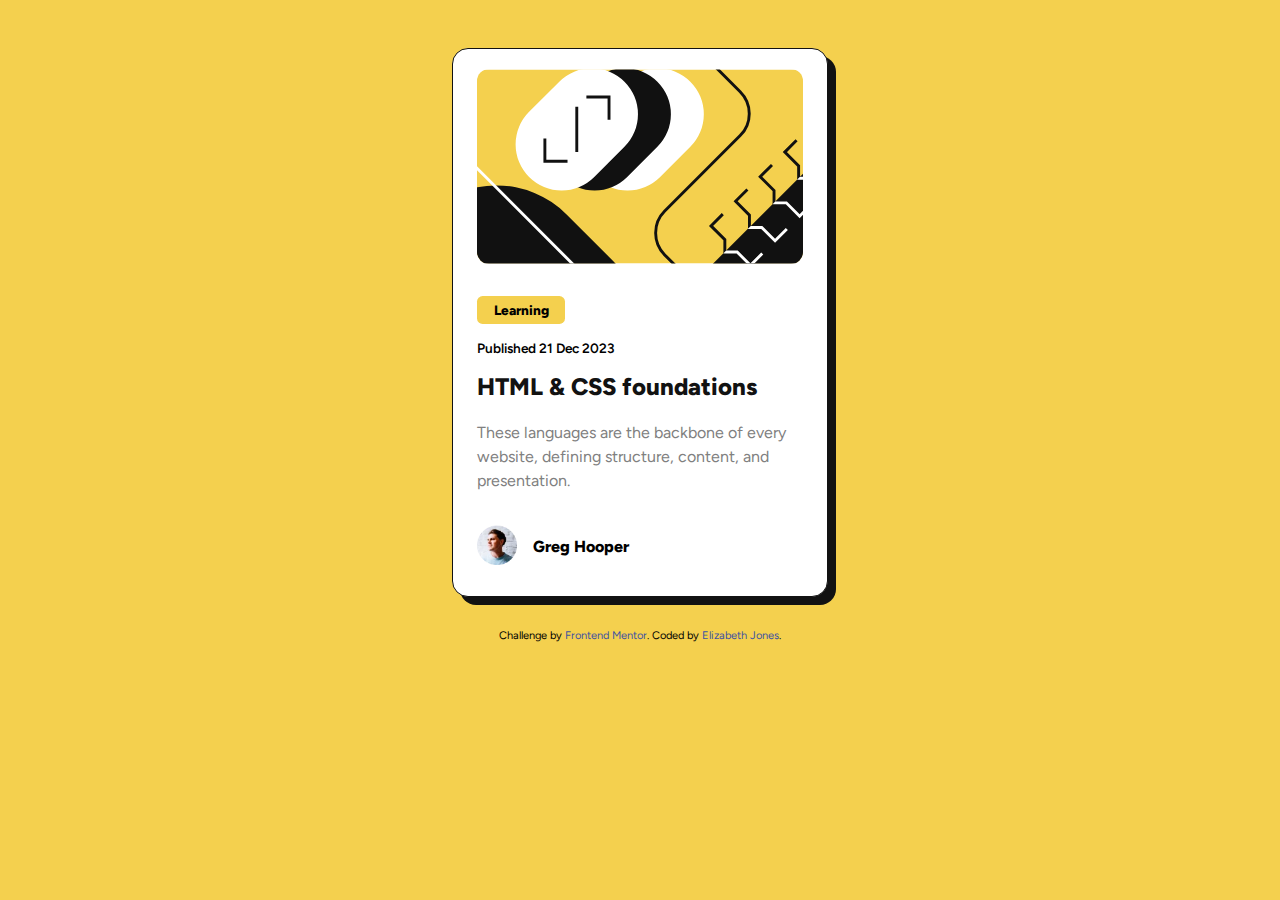
<file: blog-card/index.html>
<!DOCTYPE html>
<html lang="en">
<head>
  <meta charset="UTF-8">
  <meta name="viewport" content="width=device-width, initial-scale=1.0"> <!-- displays site properly based on user's device -->

  <link rel="icon" type="image/png" sizes="32x32" href="./assets/images/favicon-32x32.png">
  <link rel="stylesheet" type="text/css" href="blog-style.css">
  
  <title>Frontend Mentor | Blog preview card</title>

</head>
    
<body>
<main>
  <section class="card">
      <img src="assets/images/illustration-article.svg" alt="Lesson Thumbnail" class="preview">
      <div class="cat">
        <p>Learning</p>
      </div>

      <p class="dateline">Published 21 Dec 2023</p>

      <h2><a href="/">HTML & CSS foundations</a></h2>

      <p class="desc">These languages are the backbone of every website, defining structure, content, and presentation.</p>

      <div class="byline">
          <img src="assets/images/image-avatar.webp" alt="Photo of Greg Hooper">
          <h3 class="name">Greg Hooper</h3>
      </div>
  </section>
    <div class="attribution">
        <p>Challenge by <a href="https://www.frontendmentor.io?ref=challenge" target="_blank">Frontend Mentor</a>. Coded by <a href="#">Elizabeth Jones</a>.</p>
    </div>
</main>
    
    <script>
        
    </script>
</body>
</html>
</file>
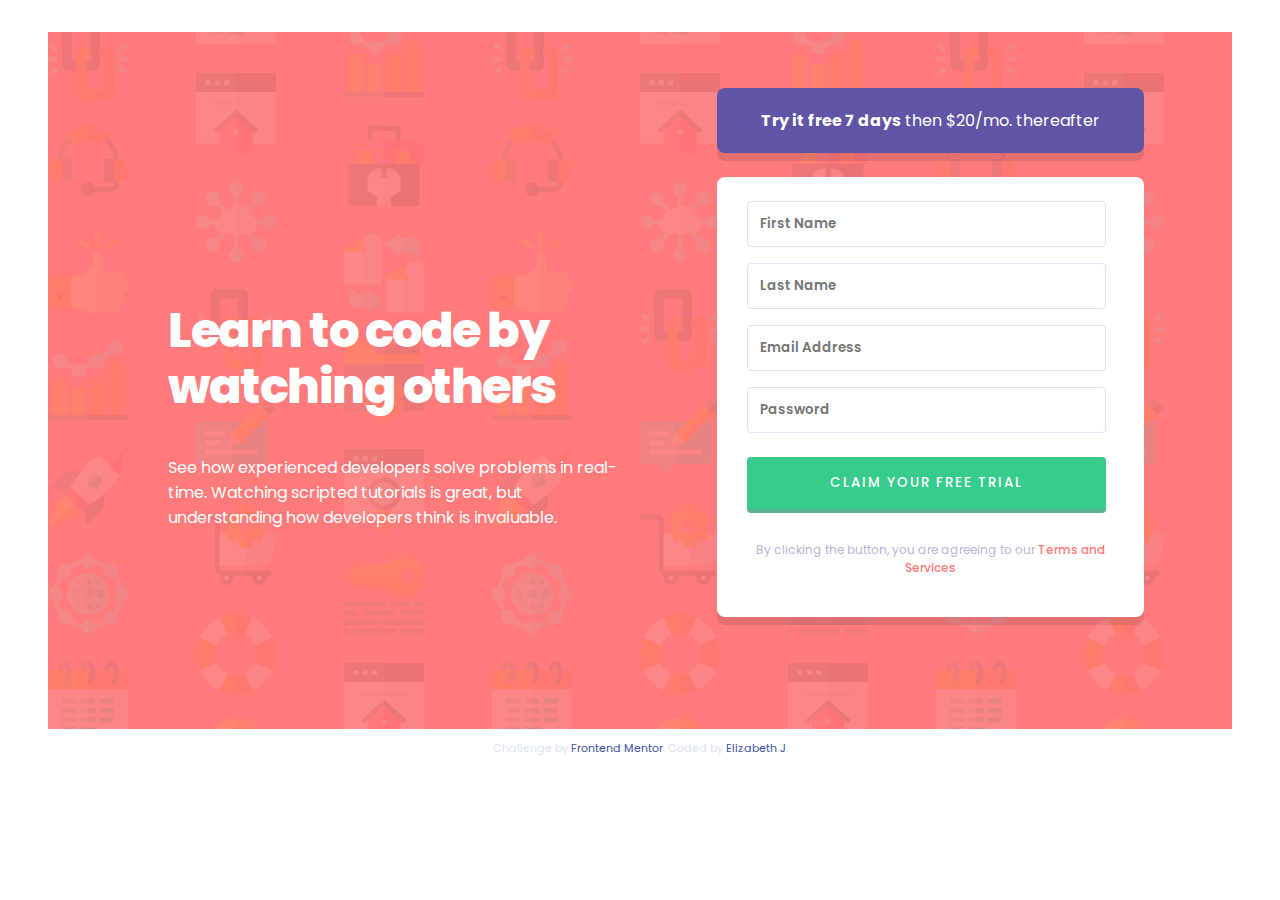
<file: intro-sign-up/signup-index.html>
<!DOCTYPE html>
<html lang="en">
<head>
  <meta charset="UTF-8">
  <meta name="viewport" content="width=device-width, initial-scale=1.0"> <!-- displays site properly based on user's device -->

  <link rel="icon" type="image/png" sizes="32x32" href="./images/favicon-32x32.png">
  <link rel="preconnect" href="https://fonts.googleapis.com">
  <link rel="preconnect" href="https://fonts.gstatic.com" crossorigin>
  <link href="https://fonts.googleapis.com/css2?family=Poppins:wght@400;500;600;700&display=swap" rel="stylesheet">
  <link rel="stylesheet" type="text/css" href="./signup-style.css">
  <link rel="stylesheet" href="https://cdnjs.cloudflare.com/ajax/libs/font-awesome/4.7.0/css/font-awesome.min.css">
  
  
  <title>Frontend Mentor | Intro component with sign up form</title>

</head>
    
    
<body>
    <div class="wrapper">
        <main>
          <h2>Learn to code by watching others</h2>
          <p>See how experienced developers solve problems in real-time. Watching scripted tutorials is great, but understanding how developers think is invaluable.</p>
        </main>
        <aside>
            <div class="blurb">
                <p><strong>Try it free 7 days</strong> then $20/mo. thereafter</p>
            </div>
            <div class="suform" action="/">
                <form id="signup" method="post" action="#">
                    <input type="text" id="fname" name="fname" placeholder="First Name" tabindex="1" required>
                        <span><img src="images/icon-error.svg" alt="error" class="error-icon"></span>
                        <span class="error">First name cannot be empty</span>
                    <input type="text" id="lname" name="lname" placeholder="Last Name" tabindex="2" required>
                        <span><img src="images/icon-error.svg" alt="error" class="error-icon"></span>
                        <span class="error">Last name cannot be empty</span>
                    <input type="email" id="email" name="email" placeholder="Email Address" tabindex="3" required>
                        <span><img src="images/icon-error.svg" alt="error" class="error-icon"></span>
                        <span class="error">Looks like this is not an email</span>
                    <input type="password" id="password" name="password" placeholder="Password" tabindex="4" required>
                        <span><img src="images/icon-error.svg" alt="error" class="error-icon"></span>
                        <span class="error">Password cannot be empty</span>
                    <input type="submit" id="submit" value="Claim your free trial" tabindex="5">
                </form>
                <p class="subtle">By clicking the button, you are agreeing to our <a href="/">Terms and Services</a></p>
            </div>
        </aside>
    </div>
    
  <footer>
    <p class="attribution">
      Challenge by <a href="https://www.frontendmentor.io?ref=challenge" target="_blank">Frontend Mentor</a>. 
      Coded by <a href="#">Elizabeth J</a>.
    </p>
  </footer>
    
  <script src="signup-index.js"></script>
</body>
</html>
</file>
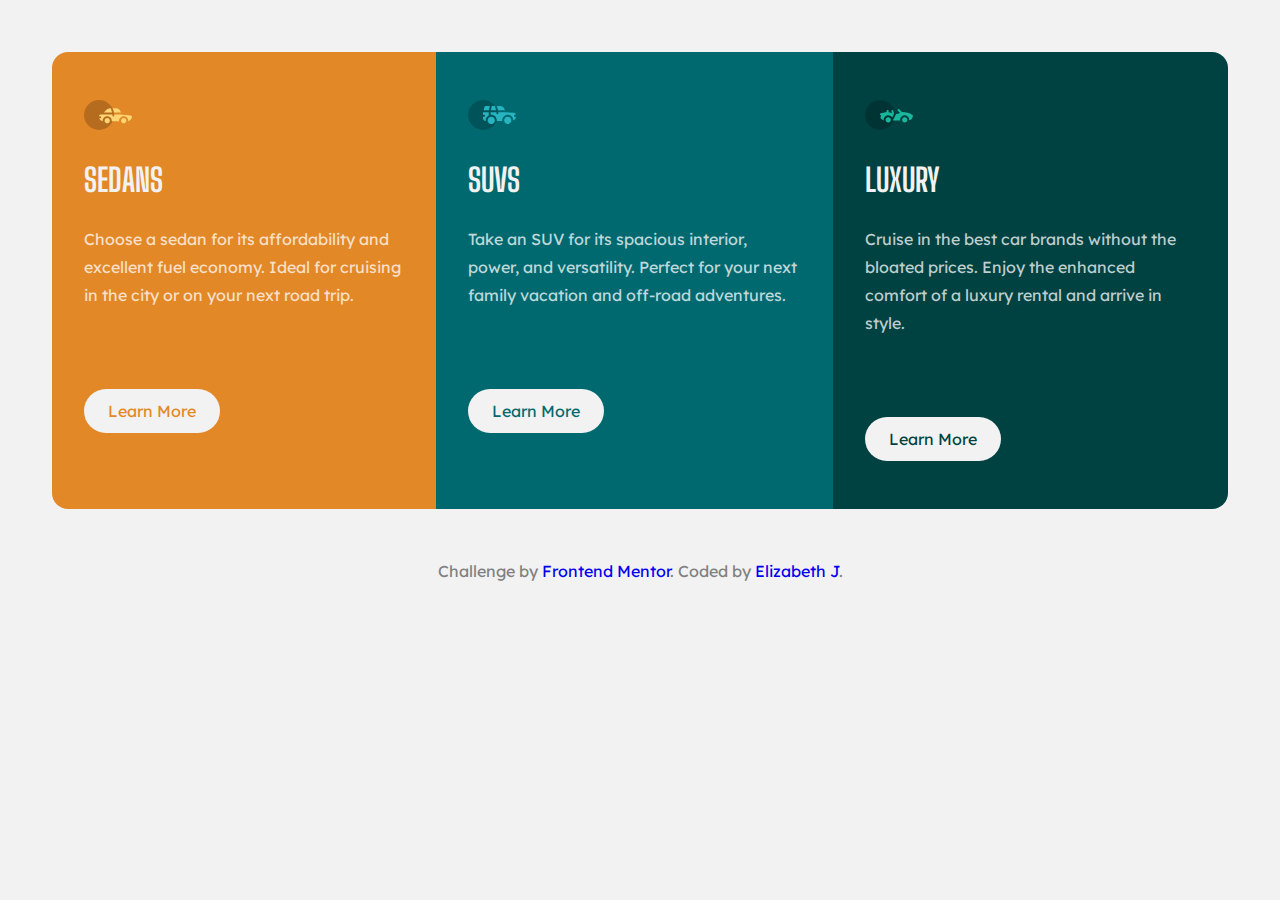
<file: three-card/card-index.html>
<!DOCTYPE html>
<html lang="en">
<head>
  <meta charset="UTF-8">
  <meta name="viewport" content="width=device-width, initial-scale=1.0"> <!-- displays site properly based on user's device -->

  <link rel="icon" type="image/png" sizes="32x32" href="./images/favicon-32x32.png">
  <link rel="stylesheet" type="text/css" href="card-style.css">
  <link rel="preconnect" href="https://fonts.googleapis.com">
  <link rel="preconnect" href="https://fonts.gstatic.com" crossorigin>
  <link href="https://fonts.googleapis.com/css2?family=Big+Shoulders+Display:wght@700&family=Lexend+Deca&display=swap" rel="stylesheet">
    
  
  <title>Frontend Mentor | 3-column preview card component</title>

</head>
<body>
<main>
    <div class="flex-container">
        <div class="card" id="sed">
            <img src="images/icon-sedans.svg">
            <h2>Sedans</h2>
            <p>Choose a sedan for its affordability and excellent fuel economy. Ideal for cruising in the city or on your next road trip.</p>
            <a href="/">Learn More</a>
        </div>
        <div class="card" id="suv">
            <img src="images/icon-suvs.svg">
            <h2>SUVs</h2>
            <p>Take an SUV for its spacious interior, power, and versatility. Perfect for your next family vacation and off-road adventures.</p>
            <a href="/">Learn More</a>
        </div>
        <div class="card" id="lux">
            <img src="images/icon-luxury.svg">
            <h2>Luxury</h2>
            <p>Cruise in the best car brands without the bloated prices. Enjoy the enhanced comfort of a luxury rental and arrive in style.</p>
            <a href="/">Learn More</a>
        </div>
    </div>
</main>
<footer>
   <p>Challenge by <a href="https://www.frontendmentor.io?ref=challenge" target="_blank">Frontend Mentor</a>. Coded by <a href="/">Elizabeth J</a>.</p>
</footer>
</body>
</html>
</file>
<file: blog-card/blog-style.css>
@font-face {
    font-family: 'Fig Tree';
    src: url('assets/fonts/Figtree-VariableFont_wght.ttf') format('truetype');
    font-weight: 400 600 800;
}

* {
    font-family: 'Fig Tree', sans-serif;
    box-sizing: border-box;
}

body {
    background-color: hsl(47, 88%, 63%);
    display: flex;
    flex-direction: column;
    justify-content: center;
    align-content: center;
    margin-top: 3rem;
}

main {
    margin: 0 auto;
    
}

.card {
    width: 85%;
    margin: 0 auto;
    background-color: hsl(0, 0%, 100%);
    border-radius: 1rem;
    border: hsl(0, 0%, 7%) solid 1px;
    padding: 1.5rem;
    box-shadow: 8px 8px hsl(0, 0%, 7%);
    animation: transIn 0.5s;
}

h2 {
    font-weight: 800;
    margin-top: 1rem;
}

h2 a {
    text-decoration: none;
    color: hsl(0, 0%, 7%);
}

h2 a:hover {
    color: hsl(47, 88%, 63%);
    transition: color 0.25s;
}

.preview {
    display: flex;
    flex-direction: column;
    justify-content: center;
    align-content: center;
    width: 100%;
    margin: -0.25rem auto 0 auto;
    border-radius: 0.75rem;
    transition: 0.15s ease;
}

.preview:hover {
    box-shadow: 4px 4px hsl(0, 0%, 7%);
}

.cat {
    margin: 2rem 0 1rem 0;
    font-weight: 800;
    width: 5.5rem;
    height: 1.75rem;
    padding: 0px 10px;
    border-radius: 0.35rem;
    background-color: hsl(47, 88%, 63%);
}

.cat p {
    display: flex;
    flex-direction: column;
    justify-content: center;
    align-content: center;
    text-align: center;
    font-size: 0.85rem;
    padding-top: 6px;
}

.dateline {
    font-size: 0.85rem;
    font-weight: 600;
}

.desc {
    font-weight: 400;
    color: hsl(0, 0%, 50%);
    line-height: 1.5rem;
}

.byline {
    display: flex;
    flex-direction: row;
    align-content: center;
    margin-top: 2rem;
}

.byline img {
    width: 40px;
    height: 40px;
}

.byline h3 {
    font-size: 1rem;
    font-weight: 800;
    margin-left: 1rem;
    margin-top: 12px;
}

.attribution {
    margin-top: 2rem;
    font-size: 11px;
    text-align: center;
}

.attribution a {
    color: hsl(228, 45%, 44%);
    text-decoration: none;
}

@keyframes transIn {
            0% {
                opacity: 0;
                transform: translateX(-50%);
            }
            100% {
                opacity: 1;
                transform: translateX(0);
            }
        }

@media only screen and (min-width: 451px) {
    .card {
        width: 50%;
        margin: 0 auto;
}
</file>
<file: intro-sign-up/signup-style.css>
* {
    font-family: 'Poppins', sans-serif;
}

body {
    display: flex;
    flex-direction: column;
    justify-content: center;
    align-items: center;
    margin: auto;
}

.wrapper {
    background-color: hsl(0, 100%, 74%);
    background-image: url(images/bg-intro-mobile.png);
    max-width: 75rem;
}

main {
    justify-content: center;
    align-content: center;
    text-align: center;
    margin: 4.5rem 3.5rem;
}

main h2, p {
    text-align: center;
    color: #fff;
}

h2 {
    font-size: 1.75rem;
    font-weight: 800;
    line-height: 2rem;
}

footer { 
    flex-basis: 100%;
    font-size: 11px;
    text-align: center;
}

footer p {
    color: hsl(220, 40%, 90%);
}

footer a {
    text-decoration: none;
    font-weight: 400;
    color: hsl(228, 45%, 44%);
}

.blurb {
    color: #fff;
    background-color: hsl(248, 32%, 49%);
    border-radius: 0.5rem;
    padding: 0.5rem 6rem;
    margin: 1.5rem;
    box-shadow: 0rem 0.5rem hsla(249, 10%, 26%, 0.15);
}

.suform {
    flex: 40%;
    background-color: #fff;
    margin: 1.5rem 1.5rem 5rem 1.5rem;
    padding: 1rem 0;
    border-radius: 0.5rem;
    box-shadow: 0rem 0.5rem hsla(249, 10%, 26%, 0.15);
}

.suform input {
    box-sizing: border-box;
    width: 84%;
    border: 1px solid hsl(220, 40%, 90%);
    box-shadow: 0;
    margin: 0.5rem 7%;
    border-radius: 0.25rem;
    padding: 0.75rem;
    font-weight: 600;
    color: hsl(246, 10%, 50%);
}

input:focus {
    box-sizing: border-box;
    box-shadow: 0;
    outline: none;
    border: 1px solid hsl(249, 10%, 26%);
    color: hsl(249, 10%, 26%);
    font-weight: 700;
}

input.invalid {
    box-sizing: border-box;
    box-shadow: 0;
    outline: none;
    border: 1px solid hsl(0, 100%, 74%);
    color: hsl(0, 100%, 74%);
    font-weight: 700;
}

span.error {
    display: none;
    &.visible {
        display: block;
    }
    font-size: 0.8rem;
    font-weight: 600;
    font-style: italic;
    color: hsl(0, 100%, 74%);
    float: right;
    margin: 0rem 10%;
}

.error-icon {
    display: none;
    position: absolute;
    margin-top: -2.75rem;
    margin-left: 73%;
    &.visible {
        display: block;
    }   
}

#submit {
    box-sizing: border-box;
    border: 0;
    box-shadow: 0rem 0.25rem hsla(154, 59%, 38%, 0.75);
    background-color: hsl(154, 59%, 51%);
    border-radius: 0.25rem;
    color: #fff;
    font-weight: 500;
    letter-spacing: 2px;
    text-transform: uppercase;
    margin-top: 1rem;
    padding: 1rem;
}

#submit:hover {
    background-color: hsl(154, 59%, 60%);
    box-shadow: 0rem 0.25rem hsla(154, 59%, 38%, 0.85);
}

#submit:active {
    background-color: hsl(154, 59%, 35%);
    box-shadow: 0rem 0.25rem hsla(154, 59%, 45%, 0.75);
}

.subtle {
    font-size: 0.75rem;
    color: hsl(246, 25%, 77%);
    margin: 1rem 3rem;
}

.subtle a {
    text-decoration: none;
    color: hsl(0, 100%, 74%);
    font-weight: 500;
}

.subtle a:hover {
    font-style: italic;
}

@media only screen and (min-width: 451px) {
    body {
        
        padding: 2rem 3rem;
    }
    .wrapper {
        background-image: url(images/bg-intro-desktop.png);
        display: flex;
        flex-direction: row;
        padding: 2rem 4rem;
    }
    main {
        padding-top: 3rem;
    }
    h2 {
        font-weight: 800;
        font-size: 3rem;
        letter-spacing: -1.5px;
        line-height: 3.5rem;
    }
    main h2, p {
        text-align: left;
    }
    aside {
        flex: 1 1 auto;
        max-width: 45%;
    }
    .blurb {
        padding: 0.25rem 1.75rem;
    }
    .blurb p, footer p {
        text-align: center;
    }
    .subtle {
        text-align: center;
        margin: 1.5rem 2rem;
    }
    .error-icon {
        margin-left: 26rem;
    }
}
</file>
<file: three-card/card-style.css>
* {
    
}

body {
    background-color: hsl(0, 0%, 95%);
    padding: 0.75rem;
    display: flex;
    flex-direction: column;
    justify-content: center;
    align-items: center;
    max-width: 100rem;
}

h2 {
    font-family: 'Big Shoulders Display', sans-serif;
    font-size: 2rem;
    color: hsl(0, 0%, 95%);
    text-transform: uppercase;
}

p {
    font-family: 'Lexend Deca', sans-serif;
    color: hsla(0, 0%, 100%, 0.75);
    font-size: 1rem;
    line-height: 1.75rem;
}

a {
    display: inline-block;
    text-decoration: none;
    background-color: hsl(0, 0%, 95%);
    border-radius: 1.5rem;
    padding: 0.75rem 1.5rem;
    font-family: 'Lexend Deca', sans-serif;
    font-size: 1rem;
    border: 0;
    box-shadow: 0;
    margin: 1rem 0rem 1rem 0rem;
}

footer {
    text-align: center;
    font-family: 'Lexend Deca', sans-serif;
    font-size: 0.75rem;
}

footer p {
    color: gray;
}

footer a {
    padding: 0;
    display: inline;
}

img {
    margin-top: 1em;
    width: 3rem;
    height: auto;
}

div {
    padding: 2rem;
    min-height: 10rem;
}

#sed {
    background-color: hsl(31, 77%, 52%);
    border-top-right-radius: 1rem;
    border-top-left-radius: 1rem;
}

#sed a {
    color: hsl(31, 77%, 52%);
}

#sed a:active {
    color: hsl(0, 0%, 95%);
    border: 2px solid hsl(0, 0%, 95%);
    background-color: hsl(31, 77%, 52%);
}

#suv {
    background-color: hsl(184, 100%, 22%);
}

#suv a {
    color: hsl(184, 100%, 22%);
}

#suv a:active {
    color: hsl(0, 0%, 95%);
    border: 2px solid hsl(0, 0%, 95%);
    background-color: hsl(184, 100%, 22%);
}

#lux {
    background-color: hsl(179, 100%, 13%);
    border-bottom-right-radius: 1rem;
    border-bottom-left-radius: 1rem;
}

#lux a {
    color: hsl(179, 100%, 13%);
}

#lux a:active {
    color: hsl(0, 0%, 95%);
    border: 2px solid hsl(0, 0%, 95%);
    background-color: hsl(179, 100%, 13%);
}

@media only screen and (min-width: 475px) {
    a {
        margin: 4rem 0em 1rem 0rem;
    }
    .flex-container {
        display: flex;
        flex-direction: row;
    }
    #sed {
        border-top-right-radius:0rem;
        border-top-left-radius: 1rem;
        border-bottom-left-radius: 1rem;
    }
    #lux {
        border-bottom-left-radius:0rem;
        border-top-right-radius: 1rem;
        border-bottom-right-radius: 1rem;
    }
}
</file>
